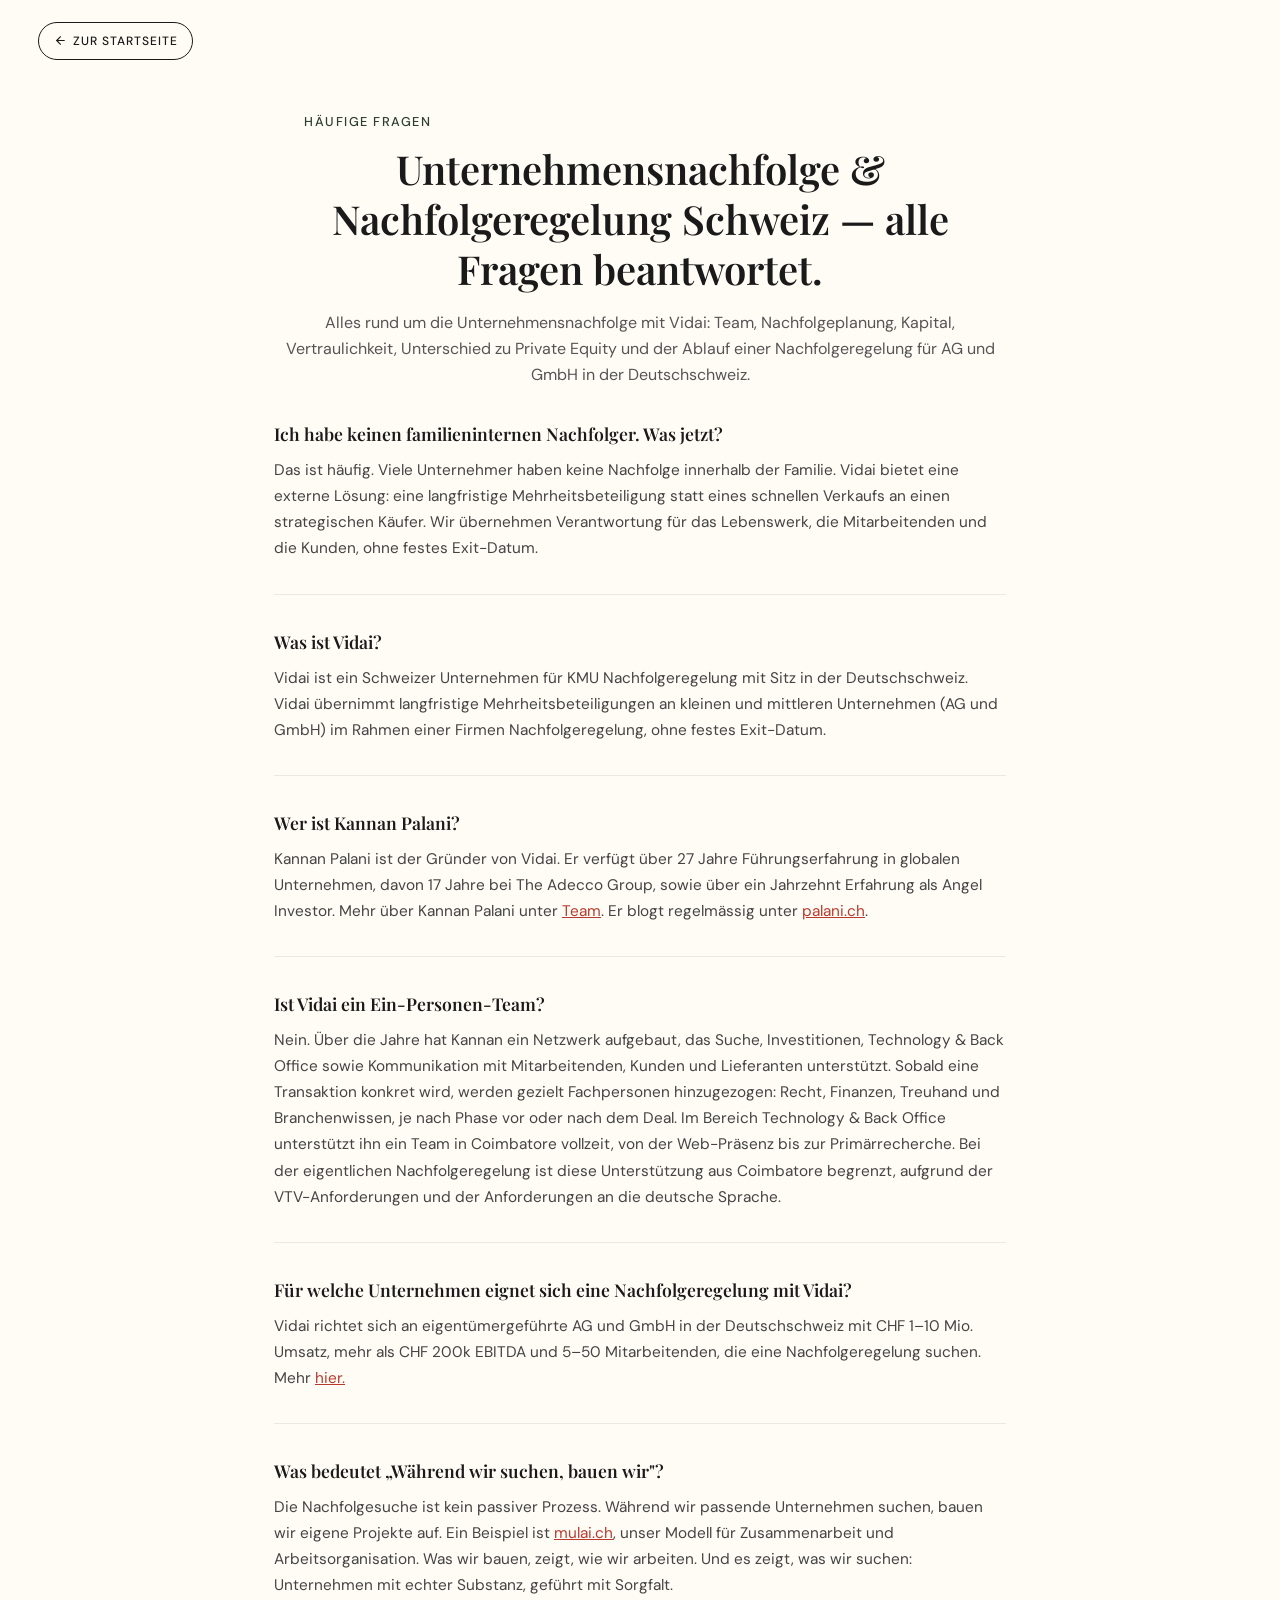
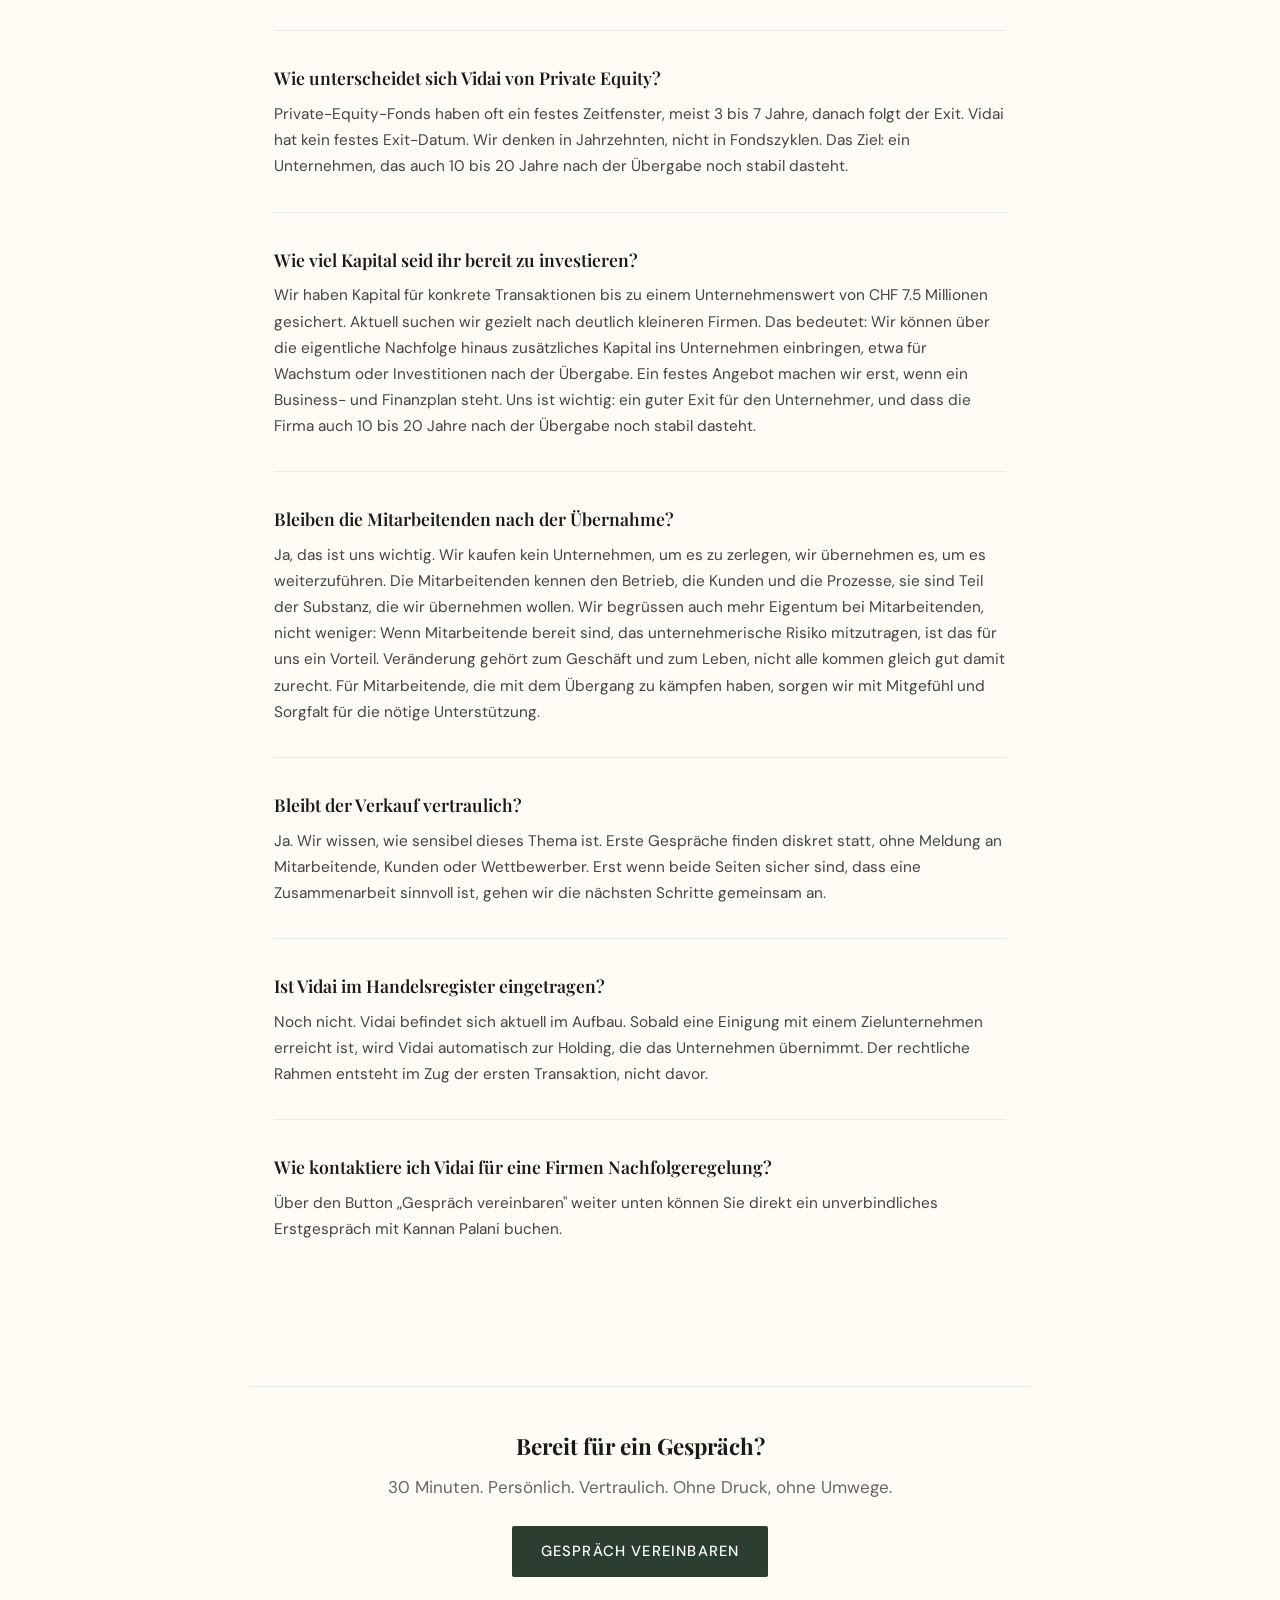
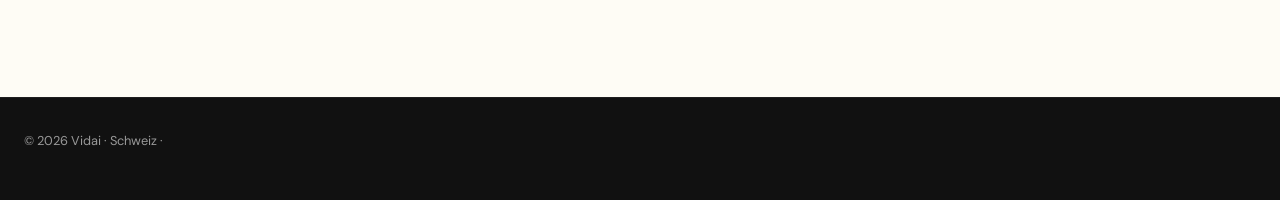
<file: faq.html>
<!DOCTYPE html>
<html lang="de">
<head>
  <meta charset="UTF-8" />
  <meta name="viewport" content="width=device-width, initial-scale=1.0" />
  <meta name="description" content="Häufige Fragen zur Unternehmensnachfolge und Nachfolgeregelung Schweiz mit Vidai: Ablauf, Nachfolgeplanung, Kapital, Vertraulichkeit, Mitarbeitende, Unterschied zu Private Equity und mehr — verständlich beantwortet." />
  <title>FAQ —  Vidai Schweiz</title>

  <!-- Favicons -->
  <link rel="apple-touch-icon" sizes="180x180" href="/apple-touch-icon.png">
  <link rel="icon" type="image/png" sizes="32x32" href="/favicon-32x32.png">
  <link rel="icon" type="image/png" sizes="16x16" href="/favicon-16x16.png">
  <link rel="manifest" href="/site.webmanifest">

  <!-- SEO -->
  <meta name="robots" content="index, follow" />
  <link rel="canonical" href="https://vidai.ch/faq.html" />

  <!-- Open Graph -->
  <meta property="og:title" content="FAQ — Vidai Schweiz" />
  <meta property="og:description" content="Häufige Fragen zur Unternehmensnachfolge und Nachfolgeregelung Schweiz mit Vidai: Ablauf, Nachfolgeplanung, Kapital, Vertraulichkeit, Mitarbeitende, Unterschied zu Private Equity und mehr." />
  <meta property="og:url" content="https://vidai.ch/faq.html" />
  <meta property="og:type" content="website" />
  <meta property="og:image" content="https://vidai.ch/vidai-logo.png" />

  <!-- Twitter -->
  <meta name="twitter:card" content="summary" />
  <meta name="twitter:title" content="FAQ — Unternehmensnachfolge & Nachfolgeregelung Schweiz | Vidai" />
  <meta name="twitter:description" content="Häufige Fragen zur Unternehmensnachfolge und Nachfolgeregelung Schweiz mit Vidai." />

  <!-- JSON-LD: FAQPage (full list) + Breadcrumb -->
  <script type="application/ld+json">
      {
      "@context": "https://schema.org",
      "@graph": [
          {
              "@type": "BreadcrumbList",
              "itemListElement": [
                  {
                      "@type": "ListItem",
                      "position": 1,
                      "name": "Startseite",
                      "item": "https://vidai.ch/"
                  },
                  {
                      "@type": "ListItem",
                      "position": 2,
                      "name": "FAQ",
                      "item": "https://vidai.ch/faq.html"
                  }
              ]
          },
          {
              "@type": "FAQPage",
              "@id": "https://vidai.ch/faq.html#faq",
              "url": "https://vidai.ch/faq.html",
              "inLanguage": "de",
              "about": {
                  "@id": "https://vidai.ch/#organization"
              },
              "mainEntity": [
                  {
                      "@type": "Question",
                      "name": "Ich habe keinen familieninternen Nachfolger. Was jetzt?",
                      "acceptedAnswer": {
                          "@type": "Answer",
                          "text": "Das ist häufig. Viele Unternehmer haben keine Nachfolge innerhalb der Familie. Vidai bietet eine externe Lösung: eine langfristige Mehrheitsbeteiligung statt eines schnellen Verkaufs an einen strategischen Käufer. Wir übernehmen Verantwortung für das Lebenswerk, die Mitarbeitenden und die Kunden, ohne festes Exit-Datum."
                      }
                  },
                  {
                      "@type": "Question",
                      "name": "Was ist Vidai?",
                      "acceptedAnswer": {
                          "@type": "Answer",
                          "text": "Vidai ist ein Schweizer Unternehmen für KMU Nachfolgeregelung mit Sitz in der Deutschschweiz. Vidai übernimmt langfristige Mehrheitsbeteiligungen an kleinen und mittleren Unternehmen (AG und GmbH) im Rahmen einer Firmen Nachfolgeregelung, ohne festes Exit-Datum."
                      }
                  },
                  {
                      "@type": "Question",
                      "name": "Wer ist Kannan Palani?",
                      "acceptedAnswer": {
                          "@type": "Answer",
                          "text": "Kannan Palani ist der Gründer von Vidai. Er verfügt über 27 Jahre Führungserfahrung in globalen Unternehmen, davon 17 Jahre bei The Adecco Group, sowie über ein Jahrzehnt Erfahrung als Angel Investor. Mehr über Kannan Palani unter Team. Er blogt regelmässig unter palani.ch."
                      }
                  },
                  {
                      "@type": "Question",
                      "name": "Ist Vidai ein Ein-Personen-Team?",
                      "acceptedAnswer": {
                          "@type": "Answer",
                          "text": "Nein. Über die Jahre hat Kannan ein Netzwerk aufgebaut, das Suche, Investitionen, Technology & Back Office sowie Kommunikation mit Mitarbeitenden, Kunden und Lieferanten unterstützt. Sobald eine Transaktion konkret wird, werden gezielt Fachpersonen hinzugezogen: Recht, Finanzen, Treuhand und Branchenwissen, je nach Phase vor oder nach dem Deal. Im Bereich Technology & Back Office unterstützt ihn ein Team in Coimbatore vollzeit, von der Web-Präsenz bis zur Primärrecherche. Bei der eigentlichen Nachfolgeregelung ist diese Unterstützung aus Coimbatore begrenzt, aufgrund der VTV-Anforderungen und der Anforderungen an die deutsche Sprache."
                      }
                  },
                  {
                      "@type": "Question",
                      "name": "Für welche Unternehmen eignet sich eine Nachfolgeregelung mit Vidai?",
                      "acceptedAnswer": {
                          "@type": "Answer",
                          "text": "Vidai richtet sich an eigentümergeführte AG und GmbH in der Deutschschweiz mit CHF 1–10 Mio. Umsatz, mehr als CHF 200k EBITDA und 5–50 Mitarbeitenden, die eine Nachfolgeregelung suchen. Mehr hier."
                      }
                  },
                  {
                      "@type": "Question",
                      "name": "Was bedeutet „Während wir suchen, bauen wir\"?",
                      "acceptedAnswer": {
                          "@type": "Answer",
                          "text": "Die Nachfolgesuche ist kein passiver Prozess. Während wir passende Unternehmen suchen, bauen wir eigene Projekte auf. Ein Beispiel ist mulai.ch, unser Modell für Zusammenarbeit und Arbeitsorganisation. Was wir bauen, zeigt, wie wir arbeiten. Und es zeigt, was wir suchen: Unternehmen mit echter Substanz, geführt mit Sorgfalt."
                      }
                  },
                  {
                      "@type": "Question",
                      "name": "Wie unterscheidet sich Vidai von Private Equity?",
                      "acceptedAnswer": {
                          "@type": "Answer",
                          "text": "Private-Equity-Fonds haben oft ein festes Zeitfenster, meist 3 bis 7 Jahre, danach folgt der Exit. Vidai hat kein festes Exit-Datum. Wir denken in Jahrzehnten, nicht in Fondszyklen. Das Ziel: ein Unternehmen, das auch 10 bis 20 Jahre nach der Übergabe noch stabil dasteht."
                      }
                  },
                  {
                      "@type": "Question",
                      "name": "Wie viel Kapital seid ihr bereit zu investieren?",
                      "acceptedAnswer": {
                          "@type": "Answer",
                          "text": "Wir haben Kapital für konkrete Transaktionen bis zu einem Unternehmenswert von CHF 7.5 Millionen gesichert. Aktuell suchen wir gezielt nach deutlich kleineren Firmen. Das bedeutet: Wir können über die eigentliche Nachfolge hinaus zusätzliches Kapital ins Unternehmen einbringen, etwa für Wachstum oder Investitionen nach der Übergabe. Ein festes Angebot machen wir erst, wenn ein Business- und Finanzplan steht. Uns ist wichtig: ein guter Exit für den Unternehmer, und dass die Firma auch 10 bis 20 Jahre nach der Übergabe noch stabil dasteht."
                      }
                  },
                  {
                      "@type": "Question",
                      "name": "Bleiben die Mitarbeitenden nach der Übernahme?",
                      "acceptedAnswer": {
                          "@type": "Answer",
                          "text": "Ja, das ist uns wichtig. Wir kaufen kein Unternehmen, um es zu zerlegen, wir übernehmen es, um es weiterzuführen. Die Mitarbeitenden kennen den Betrieb, die Kunden und die Prozesse, sie sind Teil der Substanz, die wir übernehmen wollen. Wir begrüssen auch mehr Eigentum bei Mitarbeitenden, nicht weniger: Wenn Mitarbeitende bereit sind, das unternehmerische Risiko mitzutragen, ist das für uns ein Vorteil. Veränderung gehört zum Geschäft und zum Leben, nicht alle kommen gleich gut damit zurecht. Für Mitarbeitende, die mit dem Übergang zu kämpfen haben, sorgen wir mit Mitgefühl und Sorgfalt für die nötige Unterstützung."
                      }
                  },
                  {
                      "@type": "Question",
                      "name": "Bleibt der Verkauf vertraulich?",
                      "acceptedAnswer": {
                          "@type": "Answer",
                          "text": "Ja. Wir wissen, wie sensibel dieses Thema ist. Erste Gespräche finden diskret statt, ohne Meldung an Mitarbeitende, Kunden oder Wettbewerber. Erst wenn beide Seiten sicher sind, dass eine Zusammenarbeit sinnvoll ist, gehen wir die nächsten Schritte gemeinsam an."
                      }
                  },
                  {
                      "@type": "Question",
                      "name": "Ist Vidai im Handelsregister eingetragen?",
                      "acceptedAnswer": {
                          "@type": "Answer",
                          "text": "Noch nicht. Vidai befindet sich aktuell im Aufbau. Sobald eine Einigung mit einem Zielunternehmen erreicht ist, wird Vidai automatisch zur Holding, die das Unternehmen übernimmt. Der rechtliche Rahmen entsteht im Zug der ersten Transaktion, nicht davor."
                      }
                  },
                  {
                      "@type": "Question",
                      "name": "Wie kontaktiere ich Vidai für eine Firmen Nachfolgeregelung?",
                      "acceptedAnswer": {
                          "@type": "Answer",
                          "text": "Über den Button „Gespräch vereinbaren\" weiter unten können Sie direkt ein unverbindliches Erstgespräch mit Kannan Palani buchen."
                      }
                  }
              ]
          }
      ]
  }
  </script>

  <!-- Fonts -->
  <link href="https://fonts.googleapis.com/css2?family=Playfair+Display:ital,wght@0,400;0,600;1,400&family=DM+Sans:wght@300;400;500&display=swap" rel="stylesheet" />

  <!-- Modular CSS (shared with homepage) -->
  <link rel="stylesheet" href="assets/css/base.css" />
  <link rel="stylesheet" href="assets/css/nav.css" />
  <link rel="stylesheet" href="assets/css/faq.css" />
  <link rel="stylesheet" href="assets/css/footer.css" />

  <style>
    body {
      background-color: #fefcf5;
      scroll-behavior: smooth;
    }
    .faq-page-header {
      padding: 7rem 1.5rem 2rem;
      max-width: 780px;
      margin: 0 auto;
      text-align: center;
    }
    .faq-page-header .breadcrumb {
      font-size: 0.8rem;
      color: #888;
      margin-bottom: 1.5rem;
    }
    .faq-page-header .breadcrumb a {
      color: #2c3e2f;
      text-decoration: none;
    }
    .faq-page-header .breadcrumb a:hover {
      text-decoration: underline;
    }
    .faq-page-header .s-label {
      font-size: 0.8rem;
      letter-spacing: 0.12em;
      text-transform: uppercase;
      color: #2c3e2f;
      font-weight: 500;
      margin-bottom: 0.75rem;
    }
    .faq-page-header h1 {
      font-family: 'Playfair Display', serif;
      font-size: clamp(1.8rem, 4vw, 2.5rem);
      font-weight: 600;
      color: #1a1a1a;
      margin-bottom: 1rem;
      line-height: 1.25;
    }
    .faq-page-header p {
      color: #555;
      font-size: 1rem;
      line-height: 1.6;
    }
    .faq-page-list {
      max-width: 780px;
      margin: 0 auto;
      padding: 0 1.5rem 5rem;
    }
    .faq-page-list .faq-item {
      margin-bottom: 2rem;
      padding-bottom: 2rem;
      border-bottom: 0.5px solid rgba(0,0,0,0.08);
    }
    .faq-page-list .faq-item:last-child {
      border-bottom: none;
    }
    .faq-page-list h2 {
      font-size: 1.1rem;
      font-weight: 600;
      color: #1a1a1a;
      margin-bottom: 0.5rem;
      font-family: 'Playfair Display', serif;
    }
    .faq-page-list p {
      color: #444;
      font-size: 0.96rem;
      line-height: 1.7;
    }
    .faq-page-list a {
      color: #b83b2e;
    }
    .faq-back-cta {
      max-width: 780px;
      margin: 0 auto 5rem;
      padding: 2.5rem 1.5rem;
      text-align: center;
      border-top: 0.5px solid rgba(0,0,0,0.08);
    }
    .faq-back-cta h2 {
      font-family: 'Playfair Display', serif;
      font-size: 1.4rem;
      color: #1a1a1a;
      margin-bottom: 0.5rem;
    }
    .faq-back-cta p {
      color: #666;
      margin-bottom: 1.5rem;
    }
    .btn-primary {
      display: inline-block;
      background: #2c3e2f;
      color: #fff;
      padding: 0.8rem 1.8rem;
      border-radius: 2px;
      text-decoration: none;
      font-size: 0.92rem;
      font-weight: 500;
      transition: background 0.15s;
    }
    .btn-primary:hover {
      background: #b83b2e;
    }
    .simple-footer {
      text-align: center;
      padding: 2rem 1.5rem 3rem;
      font-size: 0.8rem;
      color: #999;
    }
    .simple-footer a {
      color: #2c3e2f;
      text-decoration: none;
    }
    .home-btn {
      position: fixed;
      top: clamp(0.9rem, 2.4vh, 1.6rem);
      left: clamp(1.2rem, 3vw, 2.4rem);
      z-index: 20;
      display: inline-flex;
      align-items: center;
      gap: 0.4rem;
      font-size: clamp(0.66rem, 1.4vh, 0.75rem);
      font-weight: 500;
      letter-spacing: 0.08em;
      text-transform: uppercase;
      color: #1a1a18;
      text-decoration: none;
      border: 1px solid #1a1a18;
      padding: 0.5rem 0.9rem;
      border-radius: 999px;
      background: rgba(254,252,245,0.7);
      backdrop-filter: blur(4px);
      transition: background 0.2s, color 0.2s, transform 0.2s;
    }
    .home-btn:hover {
      background: #1a1a18;
      color: #ffffff;
      transform: translateX(-2px);
    }

    
    .home-btn svg { width: 13px; height: 13px; flex-shrink: 0; }
    @media (max-width: 640px) {
      .home-btn span.txt { display: none; }
    }
  </style>
</head>
<body>

  <!-- ── Return to homepage button (same as ziele.html) ── -->
  <a href="index.html#faq" class="home-btn">
    <svg viewBox="0 0 24 24" fill="none" stroke="currentColor" stroke-width="2" stroke-linecap="round" stroke-linejoin="round"><path d="M19 12H5"/><path d="M12 19l-7-7 7-7"/></svg>
    <span class="txt">Zur Startseite</span>
  </a>

  <main>
    <div class="faq-page-header">
      <p class="s-label">Häufige Fragen</p>
      <h1>Unternehmensnachfolge & Nachfolgeregelung Schweiz — alle Fragen beantwortet.</h1>
      <p>Alles rund um die Unternehmensnachfolge mit Vidai: Team, Nachfolgeplanung, Kapital,
        Vertraulichkeit, Unterschied zu Private Equity und der Ablauf
        einer Nachfolgeregelung für AG und GmbH in der Deutschschweiz.
      </p>
    </div>

    <div class="faq-page-list">
      <!-- FAQ:LIST:START -->
      <div class="faq-item">
        <h2>Ich habe keinen familieninternen Nachfolger. Was jetzt?</h2>
        <p>
          Das ist häufig. Viele Unternehmer haben keine Nachfolge innerhalb der Familie. Vidai bietet eine externe Lösung: eine langfristige Mehrheitsbeteiligung statt eines schnellen Verkaufs an einen strategischen Käufer. Wir übernehmen Verantwortung für das Lebenswerk, die Mitarbeitenden und die Kunden, ohne festes Exit-Datum.
        </p>
      </div>

      <div class="faq-item">
        <h2>Was ist Vidai?</h2>
        <p>
          Vidai ist ein Schweizer Unternehmen für KMU Nachfolgeregelung mit Sitz in der Deutschschweiz. Vidai übernimmt langfristige Mehrheitsbeteiligungen an kleinen und mittleren Unternehmen (AG und GmbH) im Rahmen einer Firmen Nachfolgeregelung, ohne festes Exit-Datum.
        </p>
      </div>

      <div class="faq-item">
        <h2>Wer ist Kannan Palani?</h2>
        <p>
          Kannan Palani ist der Gründer von Vidai. Er verfügt über 27 Jahre Führungserfahrung in globalen Unternehmen, davon 17 Jahre bei The Adecco Group, sowie über ein Jahrzehnt Erfahrung als Angel Investor. Mehr über Kannan Palani unter <a href="index.html#team">Team</a>. Er blogt regelmässig unter <a href="https://www.palani.ch/de/blog" rel="noopener">palani.ch</a>.
        </p>
      </div>

      <div class="faq-item">
        <h2>Ist Vidai ein Ein-Personen-Team?</h2>
        <p>
          Nein. Über die Jahre hat Kannan ein Netzwerk aufgebaut, das Suche, Investitionen, Technology &amp; Back Office sowie Kommunikation mit Mitarbeitenden, Kunden und Lieferanten unterstützt. Sobald eine Transaktion konkret wird, werden gezielt Fachpersonen hinzugezogen: Recht, Finanzen, Treuhand und Branchenwissen, je nach Phase vor oder nach dem Deal. Im Bereich Technology &amp; Back Office unterstützt ihn ein Team in Coimbatore vollzeit, von der Web-Präsenz bis zur Primärrecherche. Bei der eigentlichen Nachfolgeregelung ist diese Unterstützung aus Coimbatore begrenzt, aufgrund der VTV-Anforderungen und der Anforderungen an die deutsche Sprache.
        </p>
      </div>

      <div class="faq-item">
        <h2>Für welche Unternehmen eignet sich eine Nachfolgeregelung mit Vidai?</h2>
        <p>
          Vidai richtet sich an eigentümergeführte AG und GmbH in der Deutschschweiz mit CHF 1–10 Mio. Umsatz, mehr als CHF 200k EBITDA und 5–50 Mitarbeitenden, die eine Nachfolgeregelung suchen. Mehr <a href="ziele.html">hier.</a>
        </p>
      </div>

      <div class="faq-item">
        <h2>Was bedeutet „Während wir suchen, bauen wir"?</h2>
        <p>
          Die Nachfolgesuche ist kein passiver Prozess. Während wir passende Unternehmen suchen, bauen wir eigene Projekte auf. Ein Beispiel ist <a href="https://mulai.ch" target="_blank" rel="noopener">mulai.ch</a>, unser Modell für Zusammenarbeit und Arbeitsorganisation. Was wir bauen, zeigt, wie wir arbeiten. Und es zeigt, was wir suchen: Unternehmen mit echter Substanz, geführt mit Sorgfalt.
        </p>
      </div>

      <div class="faq-item">
        <h2>Wie unterscheidet sich Vidai von Private Equity?</h2>
        <p>
          Private-Equity-Fonds haben oft ein festes Zeitfenster, meist 3 bis 7 Jahre, danach folgt der Exit. Vidai hat kein festes Exit-Datum. Wir denken in Jahrzehnten, nicht in Fondszyklen. Das Ziel: ein Unternehmen, das auch 10 bis 20 Jahre nach der Übergabe noch stabil dasteht.
        </p>
      </div>

      <div class="faq-item">
        <h2>Wie viel Kapital seid ihr bereit zu investieren?</h2>
        <p>
          Wir haben Kapital für konkrete Transaktionen bis zu einem Unternehmenswert von CHF 7.5 Millionen gesichert. Aktuell suchen wir gezielt nach deutlich kleineren Firmen. Das bedeutet: Wir können über die eigentliche Nachfolge hinaus zusätzliches Kapital ins Unternehmen einbringen, etwa für Wachstum oder Investitionen nach der Übergabe. Ein festes Angebot machen wir erst, wenn ein Business- und Finanzplan steht. Uns ist wichtig: ein guter Exit für den Unternehmer, und dass die Firma auch 10 bis 20 Jahre nach der Übergabe noch stabil dasteht.
        </p>
      </div>

      <div class="faq-item">
        <h2>Bleiben die Mitarbeitenden nach der Übernahme?</h2>
        <p>
          Ja, das ist uns wichtig. Wir kaufen kein Unternehmen, um es zu zerlegen, wir übernehmen es, um es weiterzuführen. Die Mitarbeitenden kennen den Betrieb, die Kunden und die Prozesse, sie sind Teil der Substanz, die wir übernehmen wollen. Wir begrüssen auch mehr Eigentum bei Mitarbeitenden, nicht weniger: Wenn Mitarbeitende bereit sind, das unternehmerische Risiko mitzutragen, ist das für uns ein Vorteil. Veränderung gehört zum Geschäft und zum Leben, nicht alle kommen gleich gut damit zurecht. Für Mitarbeitende, die mit dem Übergang zu kämpfen haben, sorgen wir mit Mitgefühl und Sorgfalt für die nötige Unterstützung.
        </p>
      </div>

      <div class="faq-item">
        <h2>Bleibt der Verkauf vertraulich?</h2>
        <p>
          Ja. Wir wissen, wie sensibel dieses Thema ist. Erste Gespräche finden diskret statt, ohne Meldung an Mitarbeitende, Kunden oder Wettbewerber. Erst wenn beide Seiten sicher sind, dass eine Zusammenarbeit sinnvoll ist, gehen wir die nächsten Schritte gemeinsam an.
        </p>
      </div>

      <div class="faq-item">
        <h2>Ist Vidai im Handelsregister eingetragen?</h2>
        <p>
          Noch nicht. Vidai befindet sich aktuell im Aufbau. Sobald eine Einigung mit einem Zielunternehmen erreicht ist, wird Vidai automatisch zur Holding, die das Unternehmen übernimmt. Der rechtliche Rahmen entsteht im Zug der ersten Transaktion, nicht davor.
        </p>
      </div>

      <div class="faq-item">
        <h2>Wie kontaktiere ich Vidai für eine Firmen Nachfolgeregelung?</h2>
        <p>
          Über den Button „Gespräch vereinbaren" weiter unten können Sie direkt ein unverbindliches Erstgespräch mit Kannan Palani buchen.
        </p>
      </div>
      <!-- FAQ:LIST:END -->
    </div>

    <div class="faq-back-cta">
      <h2>Bereit für ein Gespräch?</h2>
      <p>30 Minuten. Persönlich. Vertraulich. Ohne Druck, ohne Umwege.</p>
      <a href="index.html#kontakt" class="btn-primary">Gespräch vereinbaren</a>
    </div>
  </main>

  <footer class="simple-footer">
    <p>© 2026 Vidai · Schweiz · </p>
  </footer>

</body>
</html>
</file>
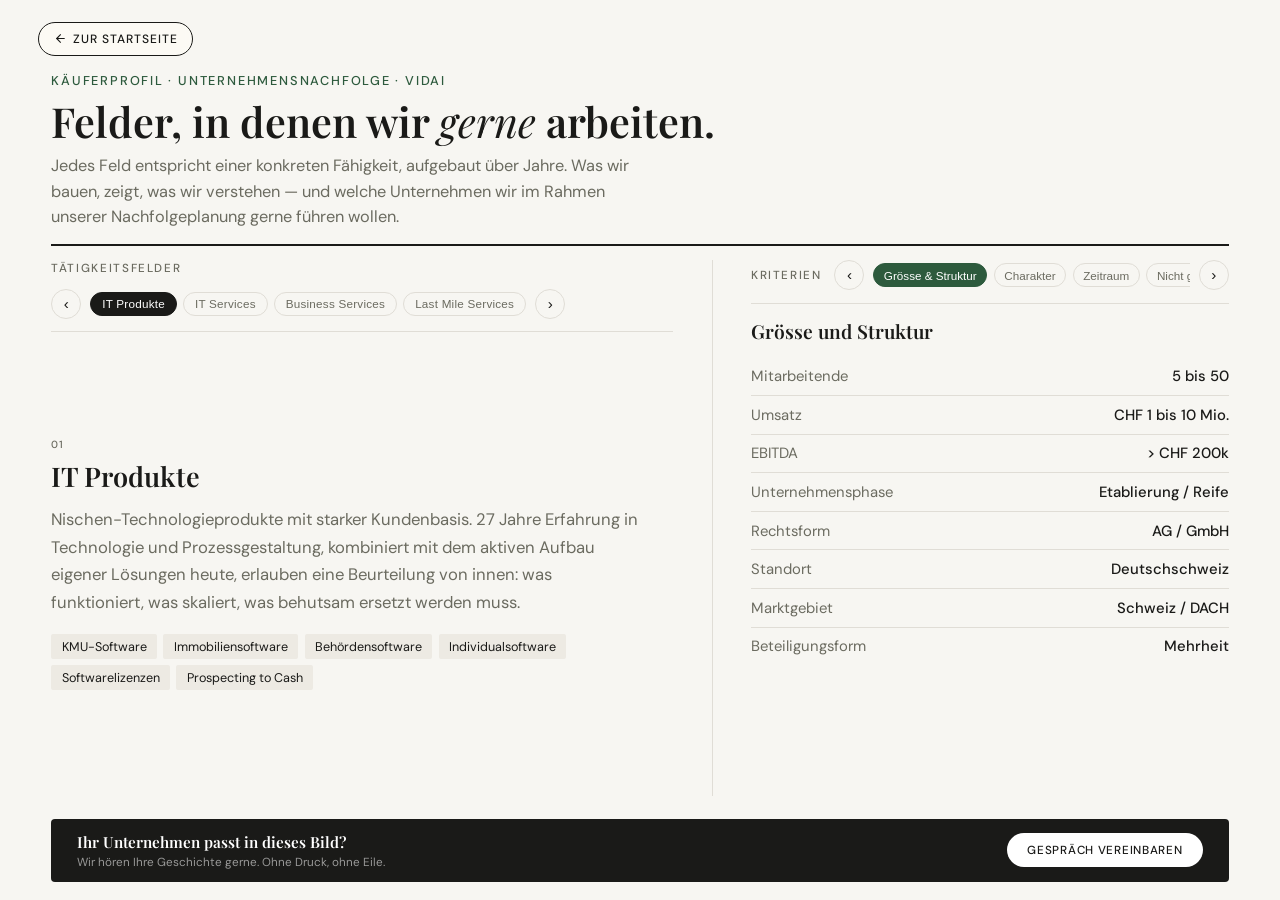
<file: ziele.html>
<!DOCTYPE html>
<html lang="de">
<head>
<meta charset="UTF-8" />
<meta name="viewport" content="width=device-width, initial-scale=1.0, viewport-fit=cover" />
<meta name="robots" content="index, follow" />
<meta name="description" content="Käuferprofil für Unternehmensnachfolge in der Schweiz. Search Fund mit operativer Tiefe. Wir übernehmen etablierte KMU in der Deutschschweiz – langfristig, eigenkapitalfinanziert." />
<link rel="canonical" href="https://vidai.ch/ziele.html" />
<title>Käuferprofil — Unternehmensnachfolge & Nachfolgeregelung Schweiz | Vidai</title>

<!-- Open Graph -->
<meta property="og:title" content="Käuferprofil — Unternehmensnachfolge & Nachfolgeregelung Schweiz" />
<meta property="og:description" content="Käuferprofil für Unternehmensnachfolge in der Schweiz. Search Fund mit operativer Tiefe. Wir übernehmen etablierte KMU in der Deutschschweiz – langfristig, eigenkapitalfinanziert." />
<meta property="og:type" content="website" />
<meta property="og:url" content="https://vidai.ch/ziele.html" />

<link rel="apple-touch-icon" sizes="180x180" href="/apple-touch-icon.png">
<link rel="icon" type="image/png" sizes="32x32" href="/favicon-32x32.png">
<link rel="icon" type="image/png" sizes="16x16" href="/favicon-16x16.png">
<link rel="manifest" href="/site.webmanifest">

<link href="https://fonts.googleapis.com/css2?family=Playfair+Display:ital,wght@0,400;0,600;1,400&family=DM+Sans:wght@300;400;500&display=swap" rel="stylesheet" />

<link rel="stylesheet" href="styles.css" />

<!-- Inline CSS to fix Kriterien tabs – keeps everything in one file -->
<style>
  /* Force Kriterien tabs into a single line, same as Tätigkeitsfelder */
  .z-criteria-panel .stepper-nav {
    flex-wrap: nowrap !important;
    min-width: 0;
    width: 100%;
  }

  .crit-tabs {
    display: flex !important;
    flex-wrap: nowrap !important;
    gap: 0.4rem;
    overflow: hidden !important;
    flex: 1 1 auto;
    min-width: 0;
    justify-content: flex-start;
    padding: 0.15rem 0;
  }

  .crit-tab {
    flex: 0 0 auto !important;
    white-space: nowrap !important;
    font-size: clamp(0.6rem, 1.3vh, 0.76rem);
  }

  /* Make sure panel head stays on one line */
  .z-criteria-panel .panel-head {
    flex-wrap: nowrap !important;
  }

  /* On mobile, keep everything in one line */
  @media (max-width: 860px) {
    .z-criteria-panel .panel-head {
      flex-wrap: nowrap !important;
    }
    .z-criteria-panel .stepper-nav {
      flex-wrap: nowrap !important;
      width: 100%;
      min-width: 0;
    }
    .crit-tabs {
      overflow: hidden !important;
      flex: 1 1 auto;
      min-width: 0;
    }
    .crit-tab {
      flex-shrink: 0 !important;
      font-size: 0.6rem;
      padding: 0.2rem 0.4rem;
    }
    .step-arrow {
      width: 20px;
      height: 20px;
      font-size: 0.75rem;
    }
  }

  /* Very small screens */
  @media (max-width: 480px) {
    .crit-tab {
      font-size: 0.5rem !important;
      padding: 0.15rem 0.3rem !important;
    }
    .step-arrow {
      width: 18px !important;
      height: 18px !important;
      font-size: 0.6rem !important;
    }
  }
</style>

<!-- JSON-LD: BreadcrumbList + WebPage -->
<script type="application/ld+json">
{
  "@context": "https://schema.org",
  "@graph": [
    {
      "@type": "BreadcrumbList",
      "@id": "https://vidai.ch/ziele.html#breadcrumb",
      "itemListElement": [
        {
          "@type": "ListItem",
          "position": 1,
          "name": "Startseite",
          "item": "https://vidai.ch/"
        },
        {
          "@type": "ListItem",
          "position": 2,
          "name": "Käuferprofil",
          "item": "https://vidai.ch/ziele.html"
        }
      ]
    },
    {
      "@type": "WebPage",
      "@id": "https://vidai.ch/ziele.html#webpage",
      "url": "https://vidai.ch/ziele.html",
      "name": "Käuferprofil — Unternehmensnachfolge & Nachfolgeregelung Schweiz",
      "description": "Käuferprofil für Unternehmensnachfolge in der Schweiz. Search Fund mit operativer Tiefe. Wir übernehmen etablierte KMU in der Deutschschweiz – langfristig, eigenkapitalfinanziert.",
      "inLanguage": "de",
      "breadcrumb": {
        "@id": "https://vidai.ch/ziele.html#breadcrumb"
      },
      "about": {
        "@id": "https://vidai.ch/#organization"
      },
      "mainEntity": {
        "@type": "Service",
        "name": "Unternehmensnachfolge & Nachfolgeregelung",
        "description": "Übernahme etablierter Schweizer KMU durch einen erfahrenen Search-Fund-Investor mit operativer Tiefe und langfristigem Horizont.",
        "provider": {
          "@id": "https://vidai.ch/#organization"
        },
        "areaServed": {
          "@type": "Country",
          "name": "Schweiz"
        }
      }
    }
  ]
}
</script>
</head>
<body>

  <div class="ambient" aria-hidden="true"></div>

  <a href="index.html#ziele" class="home-btn">
    <svg viewBox="0 0 24 24" fill="none" stroke="currentColor" stroke-width="2" stroke-linecap="round" stroke-linejoin="round"><path d="M19 12H5"/><path d="M12 19l-7-7 7-7"/></svg>
    <span class="txt">Zur Startseite</span>
  </a>

  <div class="page">

    <div class="z-hero">
      <p class="z-eyebrow">Käuferprofil · Unternehmensnachfolge · Vidai</p>
      <h1>Felder, in denen wir <em>gerne</em> arbeiten.</h1>
      <p class="z-hero-sub">
        Jedes Feld entspricht einer konkreten Fähigkeit, aufgebaut über Jahre.
        Was wir bauen, zeigt, was wir verstehen — und welche Unternehmen wir im Rahmen unserer Nachfolgeplanung gerne führen wollen.
      </p>
    </div>

    <div class="z-body">

      <!-- LEFT: FIELDS STEPPER -->
      <div class="z-panel z-fields-panel">
        <div class="panel-head">
          <p class="z-col-label">Tätigkeitsfelder</p>
          <div class="stepper-nav">
            <button class="step-arrow" id="fieldPrev" aria-label="Vorheriges Feld">‹</button>
            <div class="step-dots" id="fieldDots" role="tablist" aria-label="Tätigkeitsfelder auswählen"></div>
            <button class="step-arrow" id="fieldNext" aria-label="Nächstes Feld">›</button>
          </div>
        </div>

        <div class="stage" id="fieldStage">
          <div class="slide field-slide active" data-index="0">
            <span class="z-num">01</span>
            <h2>IT Produkte</h2>
            <p class="field-body">
              Nischen-Technologieprodukte mit starker Kundenbasis.
              27 Jahre Erfahrung in Technologie und Prozessgestaltung,
              kombiniert mit dem aktiven Aufbau eigener Lösungen heute,
              erlauben eine Beurteilung von innen: was funktioniert,
              was skaliert, was behutsam ersetzt werden muss.
            </p>
            <div class="z-tags">
              <span class="z-tag">KMU-Software</span>
              <span class="z-tag">Immobiliensoftware</span>
              <span class="z-tag">Behördensoftware</span>
              <span class="z-tag">Individualsoftware</span>
              <span class="z-tag">Softwarelizenzen</span>
              <span class="z-tag">Prospecting to Cash</span>
            </div>
          </div>

          <div class="slide field-slide" data-index="1">
            <span class="z-num">02</span>
            <h2>IT Services</h2>
            <p class="field-body">
              Lieferung und Beziehung als Geschäftsmodell.
              Talente aus Indien und Lateinamerika ermöglichen Servicequalität,
              die für kleine Schweizer KMU sonst nicht erreichbar wäre.
            </p>
            <div class="z-tags">
              <span class="z-tag">Implementierung</span>
              <span class="z-tag">Testing</span>
              <span class="z-tag">IT-Support</span>
              <span class="z-tag">SEO & GEO</span>
              <span class="z-tag">Cross-Cultural Coaching</span>
              <span class="z-tag">Ecommerce</span>
            </div>
          </div>

          <div class="slide field-slide" data-index="2">
            <span class="z-num">03</span>
            <h2>Business Services</h2>
            <p class="field-body">
              Prozesse, die von aussen einfach wirken und von innen Erfahrung verlangen.
              Jahrzehnte in der Personalvermittlung und als Angel Investor
              haben ein Gespür dafür geschärft, welche Verbindungen tragen.
            </p>
            <div class="z-tags">
              <span class="z-tag">Personalvermittlung</span>
              <span class="z-tag">Lohnabrechnung</span>
              <span class="z-tag">Preisvergleich</span>
              <span class="z-tag">Versicherungen</span>
              <span class="z-tag">Finanzdienstleistungen</span>
              <span class="z-tag">Abonnementmodelle</span>
            </div>
          </div>

          <div class="slide field-slide" data-index="3">
            <span class="z-num">04</span>
            <h2>Last Mile Services</h2>
            <p class="field-body">
              Physischer Warenfluss mit kulturellem Kontext.
              Coimbatore, das industrielle Herz Südindiens, ist Heimat.
              Schweizer Kapital, das lokal in Indien investiert — kein Widerspruch. Es ist das Modell.
            </p>
            <div class="z-tags">
              <span class="z-tag">Import und Export</span>
              <span class="z-tag">Logistik und Lagerung</span>
              <span class="z-tag">Ecommerce</span>
              <span class="z-tag">Reselling</span>
              <span class="z-tag">Diaspora-Versorgung</span>
              <span class="z-tag">Lebensmittel und Medikamente</span>
              <span class="z-tag">Pumpen und Kompressoren</span>
              <span class="z-tag">Gussteile und Hydraulik</span>
              <span class="z-tag">Markteintritt Indien</span>
              <span class="z-tag">Lokale Jobschaffung</span>
            </div>
          </div>
        </div>
      </div>

      <!-- RIGHT: CRITERIA TABS -->
      <div class="z-panel z-criteria-panel">
        <div class="panel-head">
          <p class="z-col-label">Kriterien</p>
          <div class="stepper-nav">
            <button class="step-arrow" id="critPrev" aria-label="Voriges Kriterium">‹</button>
            <div class="crit-tabs" id="critTabs" role="tablist" aria-label="Kriterien auswählen"></div>
            <button class="step-arrow" id="critNext" aria-label="Nächstes Kriterium">›</button>
          </div>
        </div>

        <div class="stage" id="critStage">
          <div class="slide crit-slide active" data-index="0">
            <h3>Grösse und Struktur</h3>
            <div class="crit-row"><span class="cr-label">Mitarbeitende</span><span class="cr-value">5 bis 50</span></div>
            <div class="crit-row"><span class="cr-label">Umsatz</span><span class="cr-value">CHF 1 bis 10 Mio.</span></div>
            <div class="crit-row"><span class="cr-label">EBITDA</span><span class="cr-value">&gt; CHF 200k</span></div>
            <div class="crit-row"><span class="cr-label">Unternehmensphase</span><span class="cr-value">Etablierung / Reife</span></div>
            <div class="crit-row"><span class="cr-label">Rechtsform</span><span class="cr-value">AG / GmbH</span></div>
            <div class="crit-row"><span class="cr-label">Standort</span><span class="cr-value">Deutschschweiz</span></div>
            <div class="crit-row"><span class="cr-label">Marktgebiet</span><span class="cr-value">Schweiz / DACH</span></div>
            <div class="crit-row"><span class="cr-label">Beteiligungsform</span><span class="cr-value">Mehrheit</span></div>
          </div>

          <div class="slide crit-slide" data-index="1">
            <h3>Charakter des Unternehmens</h3>
            <div class="qual-item"><span class="qual-dot"></span><span class="qual-text"><strong>Eigentümergeführt.</strong> Entscheidungen liegen bei einer Person, nicht bei einem Komitee.</span></div>
            <div class="qual-item"><span class="qual-dot"></span><span class="qual-text"><strong>Langjährige Eigentümerschaft.</strong> Je länger aufgebaut, desto mehr institutionelles Wissen steckt drin.</span></div>
            <div class="qual-item"><span class="qual-dot"></span><span class="qual-text"><strong>Stabiler Kundenstamm.</strong> Wiederkehrende Beziehungen, keine reinen Projektabhängigkeiten.</span></div>
            <div class="qual-item"><span class="qual-dot"></span><span class="qual-text"><strong>Nachfolge offen.</strong> Der Eigentümer ist bereit loszulassen, aber nicht an jeden.</span></div>
            <div class="qual-item"><span class="qual-dot"></span><span class="qual-text"><strong>Komplexität von innen.</strong> Einfach von aussen, anspruchsvoll von innen. Genau das schützt den Wert.</span></div>
          </div>

          <div class="slide crit-slide" data-index="2">
            <h3>Was wir nicht suchen</h3>
            <div class="qual-item"><span class="qual-dot red"></span><span class="qual-text">Eigentümerschaft unter 3 Jahren</span></div>
            <div class="qual-item"><span class="qual-dot red"></span><span class="qual-text">PE-gestützte Rollups auf der Suche nach einem Exit</span></div>
            <div class="qual-item"><span class="qual-dot red"></span><span class="qual-text">Turnaround-Situationen ohne stabilen Kundenstamm</span></div>
            <div class="qual-item"><span class="qual-dot red"></span><span class="qual-text">Hockey-Stick-Wachstumspläne ohne operative Grundlage</span></div>
          </div>

          <div class="slide crit-slide" data-index="3">
            <h3>Zeitraum &amp; Übernahme</h3>
            <div class="crit-row"><span class="cr-label">Führungsübernahme</span><span class="cr-value">Sofort möglich</span></div>
            <div class="crit-row"><span class="cr-label">Eigentumsübergang</span><span class="cr-value">6–18 Monate</span></div>
            <div class="crit-row"><span class="cr-label">Übergangshilfe</span><span class="cr-value">Erwünscht &amp; wertgeschätzt</span></div>
          </div>
        </div>
      </div>

    </div><!-- /z-body -->

    <div class="z-cta">
      <div>
        <h3>Ihr Unternehmen passt in dieses Bild?</h3>
        <p>Wir hören Ihre Geschichte gerne. Ohne Druck, ohne Eile.</p>
      </div>
      <a href="index.html#kontakt" class="z-cta-btn">Gespräch vereinbaren</a>
    </div>

  </div><!-- /page -->

  <script src="script.js"></script>

</body>
</html>
</file>
<file: assets/css/base.css>
/* ============================================================
   BASE.CSS — Design tokens, reset, typography
   Vidai AG · vidai.ch
   ============================================================ */

*, *::before, *::after {
  box-sizing: border-box;
  margin: 0;
  padding: 0;
}

/* ── TOKENS ── */
:root {
  /* Brand colours */
  --red:          #c0392b;
  --red-dark:     #8b1a10;
  --green:        #2d5a3d;
  --green-light:  #3d7a52;
  --black:        #111111;
  --charcoal:     #2c2c2c;
  --mid:          #555555;
  --stone:        #8a8a8a;
  --light:        #eeece6;
  --white:        #f7f6f2;

  /* Spacing */
  --pad:          100px 64px;
  --pad-mobile:   60px 24px;

  /* Typography */
  --font-display: 'Playfair Display', serif;
  --font-body:    'DM Sans', sans-serif;

  /* Transitions */
  --ease:         0.2s ease;

  /* Fixed nav height — used to offset anchor scrolling */
  --nav-height:   80px;
}

/* ── RESET ── */
html {
  scroll-behavior: smooth;
  scroll-padding-top: var(--nav-height);
  -webkit-font-smoothing: antialiased;
}

body {
  font-family: var(--font-body);
  background: var(--white);
  color: var(--black);
  font-size: 17px;
  line-height: 1.7;
}

img {
  display: block;
  max-width: 100%;
}

a {
  color: inherit;
}

/* ── SECTION BASE ── */
section {
  padding: var(--pad);
}

.section-inner {
  max-width: 1100px;
  margin: 0 auto;
}

/* ── SHARED LABELS ── */
.s-label {
  font-size: 11px;
  letter-spacing: 0.16em;
  text-transform: uppercase;
  font-weight: 500;
  margin-bottom: 14px;
  display: flex;
  align-items: center;
  gap: 10px;
}

.s-label::before {
  content: '';
  display: inline-block;
  width: 20px;
  height: 1px;
}

.s-label.red        { color: var(--red); }
.s-label.red::before { background: var(--red); }
.s-label.green        { color: var(--green); }
.s-label.green::before { background: var(--green); }
.s-label.white        { color: rgba(247,246,242,0.5); }
.s-label.white::before { background: rgba(247,246,242,0.3); }

/* ── SHARED TITLES ── */
.s-title {
  font-family: var(--font-display);
  font-size: clamp(1.8rem, 2.8vw, 2.6rem);
  font-weight: 600;
  line-height: 1.22;
  margin-bottom: 16px;
}

.s-sub {
  font-size: 17px;
  font-weight: 300;
  color: var(--mid);
  max-width: 520px;
  margin-bottom: 56px;
  line-height: 1.8;
}

/* ── BUTTONS ── */
.btn-primary {
  display: inline-block;
  padding: 13px 30px;
  background: var(--red);
  color: #fff;
  text-decoration: none;
  font-size: 13px;
  font-weight: 500;
  letter-spacing: 0.08em;
  text-transform: uppercase;
  transition: background var(--ease), transform var(--ease);
}

.btn-primary:hover {
  background: var(--red-dark);
  transform: translateY(-2px);
}

.btn-white {
  display: inline-block;
  padding: 13px 30px;
  border: 1px solid rgba(247,246,242,0.3);
  color: var(--white);
  text-decoration: none;
  font-size: 13px;
  font-weight: 500;
  letter-spacing: 0.08em;
  text-transform: uppercase;
  transition: background var(--ease), border-color var(--ease);
}

.btn-white:hover {
  background: rgba(247,246,242,0.08);
  border-color: rgba(247,246,242,0.6);
}

/* ── FADE-UP ANIMATION ── */
.fade-up {
  opacity: 0;
  transform: translateY(22px);
  transition: opacity 0.55s ease, transform 0.55s ease;
}

.fade-up.visible {
  opacity: 1;
  transform: none;
}

/* ── RESPONSIVE ── */
@media (max-width: 768px) {
  :root {
    --nav-height: 74px;
  }

  section {
    padding: var(--pad-mobile);
  }

  .s-sub {
    margin-bottom: 36px;
  }
}
</file>
<file: assets/css/nav.css>
/* ============================================================
   NAV.CSS — Fixed navigation
   Vidai AG · vidai.ch
   ============================================================ */

nav {
  position: fixed;
  top: 0; left: 0; right: 0;
  z-index: 100;
  display: flex;
  align-items: center;
  justify-content: space-between;
  padding: 18px 64px;
  background: rgba(247,246,242,0.93);
  backdrop-filter: blur(12px);
  border-bottom: 1px solid var(--light);
  transition: box-shadow var(--ease);
}

nav.scrolled {
  box-shadow: 0 2px 20px rgba(0,0,0,0.06);
}

.nav-logo img {
  height: 42px;
  display: block;
}

.nav-links {
  display: flex;
  gap: 32px;
  list-style: none;
}

.nav-links a {
  text-decoration: none;
  color: var(--mid);
  font-size: 13px;
  font-weight: 500;
  letter-spacing: 0.06em;
  text-transform: uppercase;
  transition: color var(--ease);
  position: relative;
}

.nav-links a::after {
  content: '';
  position: absolute;
  bottom: -3px; left: 0;
  width: 0; height: 1px;
  background: var(--red);
  transition: width var(--ease);
}

.nav-links a:hover {
  color: var(--red);
}

.nav-links a:hover::after {
  width: 100%;
}

/* ── HAMBURGER (mobile) ── */
.nav-hamburger {
  display: none;
  flex-direction: column;
  gap: 5px;
  cursor: pointer;
  background: none;
  border: none;
  padding: 4px;
}

.nav-hamburger span {
  display: block;
  width: 24px;
  height: 1.5px;
  background: var(--black);
  transition: transform var(--ease), opacity var(--ease);
}

.nav-hamburger.open span:nth-child(1) {
  transform: translateY(6.5px) rotate(45deg);
}
.nav-hamburger.open span:nth-child(2) {
  opacity: 0;
}
.nav-hamburger.open span:nth-child(3) {
  transform: translateY(-6.5px) rotate(-45deg);
}

/* ── MOBILE NAV ── */
@media (max-width: 768px) {
  nav {
    padding: 16px 24px;
  }

  .nav-hamburger {
    display: flex;
  }

  .nav-links {
    display: none;
    position: fixed;
    top: 72px; left: 0; right: 0;
    background: var(--white);
    flex-direction: column;
    gap: 0;
    border-bottom: 1px solid var(--light);
    padding: 8px 0;
  }

  .nav-links.open {
    display: flex;
  }

  .nav-links a {
    display: block;
    padding: 14px 24px;
    font-size: 14px;
  }

  .nav-links a::after {
    display: none;
  }
}
</file>
<file: assets/css/faq.css>
#faq {
    background: var(--white);
    padding-top: 0px;
    padding-bottom: 40px;
}
</file>
<file: assets/css/footer.css>
/* ============================================================
   FOOTER.CSS — Site footer
   Vidai AG · vidai.ch
   ============================================================ */

footer {
  background: var(--black);
  border-top: 1px solid rgba(255,255,255,0.06);
  padding: 40px 64px;
  display: flex;
  align-items: center;
  justify-content: space-between;
}

.footer-logo img {
  height: 32px;
  opacity: 0.7;
  transition: opacity var(--ease);
}

.footer-logo img:hover {
  opacity: 1;
}

.footer-copy {
  font-size: 12px;
  color: rgba(247,246,242,0.25);
  letter-spacing: 0.05em;
}

.footer-links {
  display: flex;
  gap: 24px;
  list-style: none;
}

.footer-links a {
  font-size: 11px;
  letter-spacing: 0.1em;
  text-transform: uppercase;
  color: rgba(247,246,242,0.3);
  text-decoration: none;
  transition: color var(--ease);
}

.footer-links a:hover {
  color: rgba(247,246,242,0.7);
}

/* ── ECOSYSTEM HOVER SUBMENU ── */
.footer-ecosystem {
  position: relative;
}

.ecosystem-submenu {
  position: absolute;
  bottom: 100%;
  left: 50%;
  transform: translateX(-50%) translateY(8px);
  margin: 0 0 12px;
  padding: 12px 0;
  list-style: none;
  background: var(--black);
  border: 1px solid rgba(255,255,255,0.06);
  border-radius: 6px;
  min-width: 140px;
  display: flex;
  flex-direction: column;
  gap: 12px;
  opacity: 0;
  visibility: hidden;
  pointer-events: none;
  transition: opacity var(--ease), transform var(--ease), visibility var(--ease);
  z-index: 20;
}

.footer-ecosystem.is-open .ecosystem-submenu {
  opacity: 1;
  visibility: visible;
  pointer-events: auto;
  transform: translateX(-50%) translateY(0);
}

.ecosystem-submenu li {
  padding: 0 20px;
  text-align: center;
}

.ecosystem-submenu a {
  font-size: 11px;
  letter-spacing: 0.1em;
  text-transform: uppercase;
  color: rgba(247,246,242,0.3);
  text-decoration: none;
  transition: color var(--ease);
  white-space: nowrap;
}

.ecosystem-submenu a:hover {
  color: rgba(247,246,242,0.7);
}

/* ── RESPONSIVE ── */
@media (max-width: 768px) {
  footer {
    flex-direction: column;
    gap: 20px;
    padding: 32px 24px;
    text-align: center;
  }

  .footer-links {
    gap: 16px;
  }
}
</file>
<file: styles.css>
:root {
    --ink:    #1a1a18;
    --muted:  #6b6b60;
    --rule:   #e0ddd6;
    --bg:     #f7f6f2;
    --white:  #ffffff;
    --red:    #c0392b;
    --green:  #2d5a3d;
    --tag-bg: #edeae3;
  }

  * { box-sizing: border-box; }

  html, body {
    height: 100%;
    margin: 0;
    overflow: hidden;
    overscroll-behavior: none;
  }

  body {
    font-family: 'DM Sans', sans-serif;
    background: var(--bg);
    color: var(--ink);
    position: relative;
  }

  /* ── ambient background — disabled, didn't match the rest of the site ── */
  .ambient { display: none; }

  /* ── return home button ── */
  .home-btn {
    position: fixed;
    top: clamp(0.9rem, 2.4vh, 1.6rem);
    left: clamp(1.2rem, 3vw, 2.4rem);
    z-index: 20;
    display: inline-flex;
    align-items: center;
    gap: 0.4rem;
    font-size: clamp(0.66rem, 1.4vh, 0.75rem);
    font-weight: 500;
    letter-spacing: 0.08em;
    text-transform: uppercase;
    color: var(--ink);
    text-decoration: none;
    border: 1px solid var(--ink);
    padding: 0.5rem 0.9rem;
    border-radius: 999px;
    background: rgba(254,252,245,0.7);
    backdrop-filter: blur(4px);
    transition: background 0.2s, color 0.2s, transform 0.2s;
  }
  .home-btn:hover {
    background: var(--ink);
    color: var(--white);
    transform: translateX(-2px);
  }
  .home-btn svg { width: 13px; height: 13px; flex-shrink: 0; }

  /* ── page frame ── */
  .page {
    position: relative;
    z-index: 1;
    height: 100vh;
    height: 100dvh;
    display: flex;
    flex-direction: column;
    padding: clamp(3.4rem, 8vh, 4.6rem) clamp(1.2rem, 4vw, 4rem) clamp(0.8rem, 2vh, 1.4rem);
    gap: clamp(0.6rem, 1.6vh, 1.1rem);
  }

  /* ── HERO ── */
  .z-hero { max-width: 860px; flex: 0 0 auto; }
  .z-eyebrow {
    font-size: clamp(0.68rem, 1.5vh, 0.8rem);
    font-weight: 500;
    letter-spacing: 0.14em;
    text-transform: uppercase;
    color: var(--green);
    margin: 0 0 clamp(0.4rem, 1vh, 0.7rem);
    opacity: 0;
    animation: rise 0.6s 0.05s ease forwards;
  }
  .z-hero h1 {
    font-family: 'Playfair Display', serif;
    font-size: clamp(1.7rem, 4.6vh, 2.6rem);
    font-weight: 600;
    line-height: 1.12;
    color: var(--ink);
    margin: 0 0 clamp(0.4rem, 1vh, 0.7rem);
    opacity: 0;
    animation: rise 0.6s 0.15s ease forwards;
  }
  .z-hero h1 em { font-style: italic; font-weight: 400; }
  .z-hero-sub {
    font-size: clamp(0.85rem, 1.85vh, 1.02rem);
    line-height: 1.55;
    color: var(--muted);
    max-width: 580px;
    margin: 0;
    opacity: 0;
    animation: rise 0.6s 0.25s ease forwards;
  }
  @keyframes rise {
    from { opacity: 0; transform: translateY(10px); }
    to   { opacity: 1; transform: translateY(0); }
  }

  /* ── MAIN TWO COLUMN AREA ── */
  .z-body {
    flex: 1 1 auto;
    min-height: 0;
    display: flex;
    gap: clamp(1.2rem, 3vw, 2.6rem);
    border-top: 2px solid var(--ink);
    padding-top: clamp(0.6rem, 1.6vh, 1rem);
  }

  .z-panel {
    display: flex;
    flex-direction: column;
    min-height: 0;
    min-width: 0;
  }
  /* 58/42 split between Felder and Kriterien panels */
  .z-fields-panel { flex: 1 1 58%; border-right: 1px solid var(--rule); padding-right: clamp(1.2rem, 3vw, 2.6rem); }
  .z-criteria-panel { flex: 1 1 42%; max-width: 520px; }

  .panel-head {
    flex: 0 0 auto;
    display: flex;
    align-items: center;
    justify-content: space-between;
    gap: 0.8rem;
    padding-bottom: clamp(0.6rem, 1.4vh, 0.9rem);
    border-bottom: 1px solid var(--rule);
    flex-wrap: wrap;
  }
  .z-col-label {
    font-size: clamp(0.66rem, 1.3vh, 0.74rem);
    font-weight: 500;
    letter-spacing: 0.14em;
    text-transform: uppercase;
    color: var(--muted);
    margin: 0;
    white-space: nowrap;
  }

  /* stepper controls (shared by Felder and Kriterien panels) */
  .stepper-nav { display: flex; align-items: center; gap: 0.55rem; flex-wrap: wrap; justify-content: flex-end; }
  .step-arrow {
    width: clamp(24px, 3.6vh, 30px);
    height: clamp(24px, 3.6vh, 30px);
    border-radius: 50%;
    border: 1px solid var(--rule);
    background: transparent;
    color: var(--ink);
    font-size: 0.95rem;
    line-height: 1;
    cursor: pointer;
    display: flex;
    align-items: center;
    justify-content: center;
    transition: background 0.2s, color 0.2s, border-color 0.2s;
    flex-shrink: 0;
  }
  .step-arrow:hover { background: var(--ink); color: var(--white); border-color: var(--ink); }
  .step-dots { display: flex; gap: 0.35rem; flex-wrap: wrap; justify-content: flex-end; }
  .dot {
    font-size: clamp(0.66rem, 1.3vh, 0.76rem);
    font-weight: 500;
    letter-spacing: 0.02em;
    color: var(--muted);
    background: transparent;
    border: 1px solid var(--rule);
    padding: 0.3rem 0.7rem;
    border-radius: 999px;
    cursor: pointer;
    white-space: nowrap;
    transition: background 0.2s, color 0.2s, border-color 0.2s;
  }
  .dot.active { background: var(--ink); color: var(--white); border-color: var(--ink); }
  .dot:not(.active):hover { border-color: var(--ink); color: var(--ink); }

  /* criteria tabs (right panel) — sits inside .stepper-nav alongside its own
     prev/next arrows. The 42%-width panel doesn't have room for 4 pills to
     wrap cleanly, so this stays a single scrollable line at ALL widths
     (not just mobile) — roughly 3 tabs show fully, the 4th is one arrow
     click or a scroll away. */
  .z-criteria-panel .stepper-nav { flex-wrap: nowrap; min-width: 0; }
  .crit-tabs {
    display: flex;
    flex-wrap: nowrap;
    gap: 0.4rem;
    justify-content: flex-start;
    flex: 1 1 auto;
    min-width: 0;
    overflow-x: auto;
    scrollbar-width: none;
    -ms-overflow-style: none;
    -webkit-overflow-scrolling: touch;
    padding: 0.15rem 0;
  }
  .crit-tabs::-webkit-scrollbar { display: none; }
  .crit-tab {
    font-size: clamp(0.68rem, 1.3vh, 0.76rem);
    font-weight: 500;
    color: var(--muted);
    background: transparent;
    border: 1px solid var(--rule);
    padding: 0.3rem 0.6rem;
    border-radius: 999px;
    cursor: pointer;
    white-space: nowrap;
    flex-shrink: 0;
    transition: background 0.2s, color 0.2s, border-color 0.2s;
  }
  .crit-tab.active { background: var(--green); color: var(--white); border-color: var(--green); }
  .crit-tab:not(.active):hover { border-color: var(--green); color: var(--green); }

  /* ── STAGE (slide container) ── */
  .stage { position: relative; flex: 1 1 auto; min-height: 0; }
  .slide {
    position: absolute;
    inset: 0;
    display: flex;
    flex-direction: column;
    justify-content: center;
    opacity: 0;
    transform: translateY(10px);
    pointer-events: none;
    transition: opacity 0.45s ease, transform 0.45s ease;
  }
  .slide.active {
    opacity: 1;
    transform: translateY(0);
    pointer-events: auto;
  }

  /* field slide content */
  .field-slide { padding-right: clamp(0.5rem, 2vw, 1.5rem); }
  .z-num {
    font-size: clamp(0.6rem, 1.2vh, 0.65rem);
    font-weight: 500;
    letter-spacing: 0.1em;
    color: var(--muted);
    display: block;
    margin-bottom: clamp(0.4rem, 1vh, 0.7rem);
  }
  .field-slide h2 {
    font-family: 'Playfair Display', serif;
    font-size: clamp(1.3rem, 3vh, 1.85rem);
    font-weight: 600;
    line-height: 1.2;
    color: var(--ink);
    margin: 0 0 clamp(0.55rem, 1.5vh, 1rem);
  }
  .field-body {
    font-size: clamp(0.9rem, 1.85vh, 1.06rem);
    line-height: 1.65;
    color: var(--muted);
    margin: 0 0 clamp(0.8rem, 2vh, 1.2rem);
    max-width: 62ch;
  }
  .z-tags { display: flex; flex-wrap: wrap; gap: 0.4rem; }
  .z-tag {
    font-size: clamp(0.7rem, 1.4vh, 0.8rem);
    background: var(--tag-bg);
    color: var(--ink);
    padding: 0.28rem 0.65rem;
    border-radius: 2px;
  }

  /* conviction slide */
  .conviction-slide {
    background: var(--ink);
    color: var(--white);
    margin: -1.4rem;
    padding: clamp(1.4rem, 4vh, 2.4rem);
    border-radius: 4px;
  }
  .conviction-label {
    font-size: clamp(0.6rem, 1.2vh, 0.66rem);
    font-weight: 500;
    letter-spacing: 0.12em;
    text-transform: uppercase;
    color: rgba(255,255,255,0.45);
    margin-bottom: clamp(0.5rem, 1.4vh, 0.8rem);
  }
  .conviction-slide h2 {
    font-family: 'Playfair Display', serif;
    font-size: clamp(1.3rem, 3vh, 1.85rem);
    font-weight: 600;
    color: var(--white);
    margin: 0 0 clamp(0.65rem, 1.6vh, 1rem);
  }
  .conviction-slide p {
    font-size: clamp(0.9rem, 1.85vh, 1.04rem);
    line-height: 1.65;
    color: rgba(255,255,255,0.65);
    margin: 0 0 clamp(0.5rem, 1.3vh, 0.8rem);
    max-width: 58ch;
  }
  .conviction-slide p:last-child { margin-bottom: 0; }

  /* criteria rows */
  .crit-slide { justify-content: flex-start; padding-top: clamp(0.6rem, 1.6vh, 1rem); }
  .crit-slide h3 {
    font-family: 'Playfair Display', serif;
    font-size: clamp(1rem, 2.2vh, 1.2rem);
    font-weight: 600;
    color: var(--ink);
    margin: 0 0 clamp(0.55rem, 1.5vh, 1rem);
  }
  .crit-row {
    display: flex;
    justify-content: space-between;
    align-items: baseline;
    padding: clamp(0.34rem, 1vh, 0.55rem) 0;
    border-bottom: 1px solid var(--rule);
    gap: 1rem;
  }
  .crit-row:last-child { border-bottom: none; }
  .cr-label { font-size: clamp(0.82rem, 1.65vh, 0.95rem); color: var(--muted); flex-shrink: 0; }
  .cr-value { font-size: clamp(0.82rem, 1.65vh, 0.95rem); font-weight: 500; color: var(--ink); text-align: right; }

  .qual-item {
    display: flex;
    gap: 0.65rem;
    padding: clamp(0.36rem, 1vh, 0.6rem) 0;
    border-bottom: 1px solid var(--rule);
    align-items: flex-start;
  }
  .qual-item:last-child { border-bottom: none; }
  .qual-dot {
    width: 5px; height: 5px; border-radius: 50%;
    background: var(--green);
    flex-shrink: 0;
    margin-top: 0.5rem;
  }
  .qual-dot.red { background: var(--red); }
  .qual-text { font-size: clamp(0.8rem, 1.6vh, 0.92rem); line-height: 1.55; color: var(--muted); }
  .qual-text strong { color: var(--ink); font-weight: 500; }

  /* ── FOOTER CTA ── */
  .z-cta {
    flex: 0 0 auto;
    margin-top: clamp(0.3rem, 0.9vh, 0.6rem);
    padding: clamp(0.55rem, 1.3vh, 0.85rem) clamp(1rem, 2.4vw, 1.6rem);
    background: var(--ink);
    color: var(--white);
    border-radius: 4px;
    display: flex;
    align-items: center;
    justify-content: space-between;
    gap: 1.2rem;
    flex-wrap: wrap;
  }
  .z-cta h3 {
    font-family: 'Playfair Display', serif;
    font-size: clamp(0.85rem, 1.7vh, 1rem);
    font-weight: 600;
    margin: 0 0 0.15rem;
  }
  .z-cta p { font-size: clamp(0.68rem, 1.3vh, 0.76rem); opacity: 0.55; margin: 0; line-height: 1.4; }
  .z-cta-btn {
    flex-shrink: 0;
    display: inline-block;
    background: var(--white);
    color: var(--ink);
    text-decoration: none;
    font-size: clamp(0.68rem, 1.3vh, 0.76rem);
    font-weight: 500;
    letter-spacing: 0.06em;
    text-transform: uppercase;
    padding: clamp(0.42rem, 1vh, 0.6rem) clamp(0.85rem, 1.8vw, 1.3rem);
    border-radius: 999px;
    transition: background 0.2s, color 0.2s;
  }
  .z-cta-btn:hover { background: var(--green); color: var(--white); }

  /* ── RESPONSIVE (narrow) ── */
  @media (max-width: 860px) {
    .page { padding-top: clamp(3rem, 7vh, 3.6rem); }
    .home-btn span.txt { display: none; }
    .z-hero-sub { display: none; }
    .z-body { flex-direction: column; gap: clamp(0.5rem, 1.4vh, 0.9rem); }
    .z-fields-panel { border-right: none; border-bottom: 1px solid var(--rule); padding-right: 0; padding-bottom: clamp(0.5rem, 1.4vh, 0.9rem); flex: 1 1 58%; }
    .z-criteria-panel { flex: 1 1 42%; max-width: none; }
    .crit-tabs { justify-content: flex-start; }
    .conviction-slide { margin: -0.6rem; }

    /* keep prev/dots/next stepper on one line for BOTH panels: dots/tabs scroll
       horizontally instead of wrapping, mirroring the Felder stepper exactly */
    .panel-head { flex-wrap: nowrap; }
    .stepper-nav {
      flex-wrap: nowrap;
      width: 100%;
      min-width: 0;
    }
    .step-arrow { flex-shrink: 0; }
    .step-dots {
      flex-wrap: nowrap;
      flex: 1 1 auto;
      min-width: 0;
      overflow-x: auto;
      justify-content: flex-start;
      scrollbar-width: none;
      -ms-overflow-style: none;
      -webkit-overflow-scrolling: touch;
      padding: 0.15rem 0;
    }
    .step-dots::-webkit-scrollbar { display: none; }
    .dot { flex-shrink: 0; }
    /* .crit-tabs single-line/scroll behavior is now applied at all widths,
       see the base (non-media) rule above — nothing extra needed here. */
  }

  /* ── RESPONSIVE (mobile & tablet): allow this page to scroll ── */
  @media (max-width: 1024px) {
    html, body {
      height: auto;
      overflow-y: auto;
      overflow-x: hidden;
      overscroll-behavior: auto;
      -webkit-overflow-scrolling: touch;
    }
    .page {
      height: auto;
      min-height: 100vh;
      min-height: 100dvh;
    }
    .z-body { overflow: visible; }
    .z-panel { min-height: auto; }
    .stage {
      position: relative;
      height: auto;
      min-height: 0;
    }
    .slide {
      position: relative;
      inset: auto;
      display: none;
      transform: none;
      pointer-events: none;
    }
    .slide.active {
      display: flex;
      opacity: 1;
      pointer-events: auto;
    }
  }

  @media (prefers-reduced-motion: reduce) {
    .ambient::before, .ambient::after { animation: none; }
    .z-eyebrow, .z-hero h1, .z-hero-sub { animation: none; opacity: 1; }
    .slide { transition: opacity 0.2s ease; }
  }
</file>
